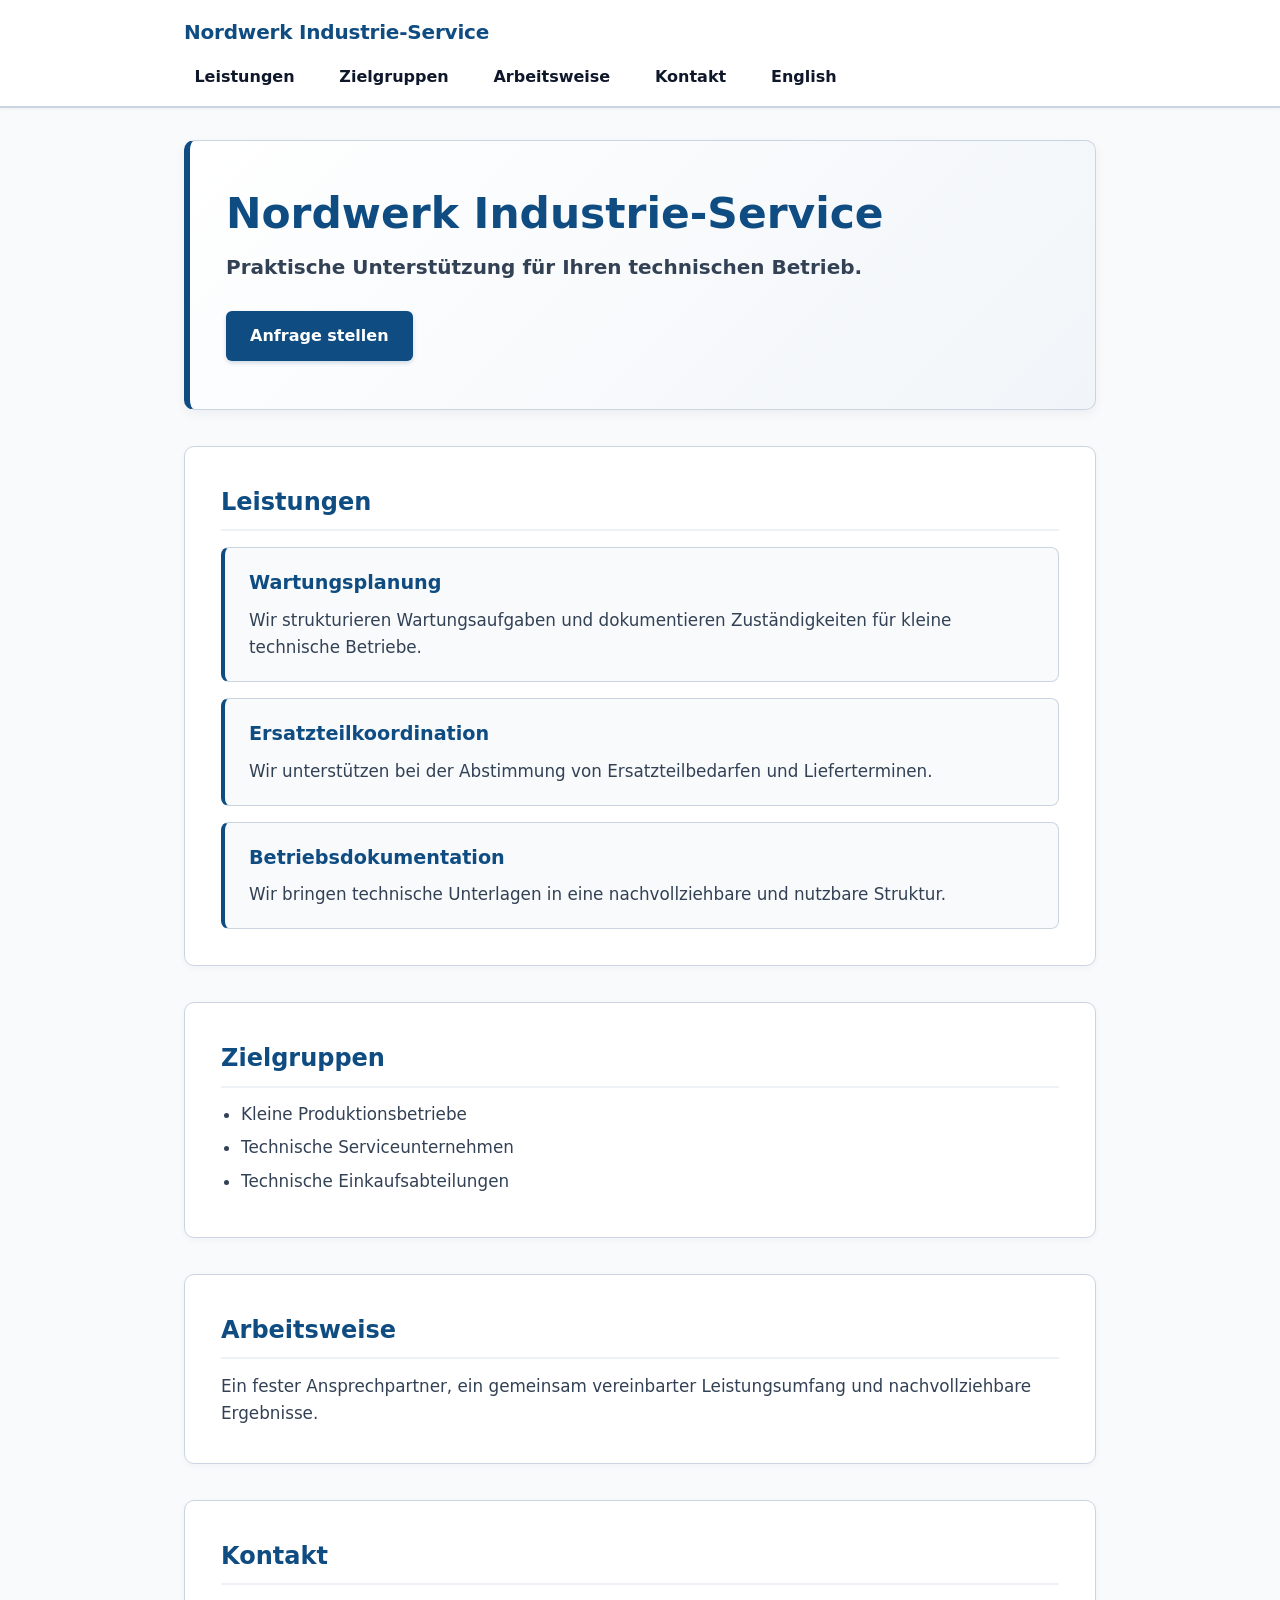
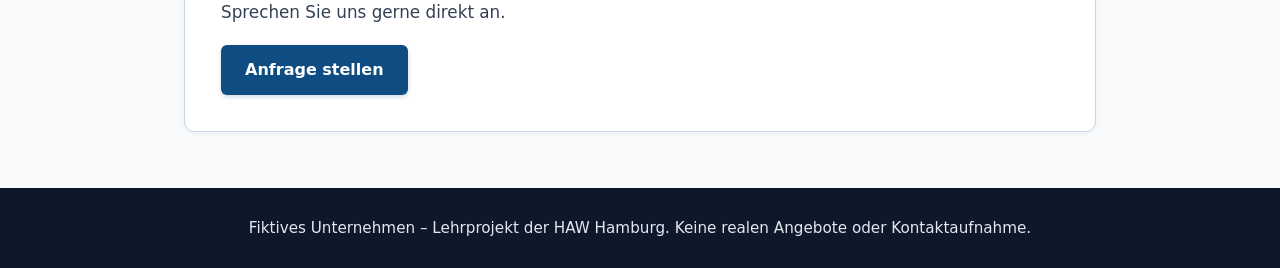
<file: index.html>
<!DOCTYPE html>
<html lang="de">
<head>
  <meta charset="UTF-8">
  <meta name="viewport" content="width=device-width, initial-scale=1.0">
  <title>Nordwerk Industrie-Service</title>
  <link rel="stylesheet" href="styles.css">
</head>
<body>
  <header>
    <div class="header-container">
      <span class="brand">Nordwerk Industrie-Service</span>
      <nav>
        <ul>
          <li><a href="#leistungen">Leistungen</a></li>
          <li><a href="#zielgruppen">Zielgruppen</a></li>
          <li><a href="#arbeitsweise">Arbeitsweise</a></li>
          <li><a href="#kontakt">Kontakt</a></li>
          <li><a href="index_en.html" hreflang="en" lang="en">English</a></li>
        </ul>
      </nav>
    </div>
  </header>

  <main>
    <section class="hero" id="hero">
      <h1>Nordwerk Industrie-Service</h1>
      <p class="hero-claim">Praktische Unterstützung für Ihren technischen Betrieb.</p>
      <a class="cta-button" href="mailto:kontakt@nordwerk.example">Anfrage stellen</a>
    </section>

    <section class="services" id="leistungen">
      <h2>Leistungen</h2>
      <article class="service-card">
        <h3>Wartungsplanung</h3>
        <p>Wir strukturieren Wartungsaufgaben und dokumentieren Zuständigkeiten für kleine technische Betriebe.</p>
      </article>
      <article class="service-card">
        <h3>Ersatzteilkoordination</h3>
        <p>Wir unterstützen bei der Abstimmung von Ersatzteilbedarfen und Lieferterminen.</p>
      </article>
      <article class="service-card">
        <h3>Betriebsdokumentation</h3>
        <p>Wir bringen technische Unterlagen in eine nachvollziehbare und nutzbare Struktur.</p>
      </article>
    </section>

    <section class="services" id="zielgruppen">
      <h2>Zielgruppen</h2>
      <ul>
        <li>Kleine Produktionsbetriebe</li>
        <li>Technische Serviceunternehmen</li>
        <li>Technische Einkaufsabteilungen</li>
      </ul>
    </section>

    <section class="services" id="arbeitsweise">
      <h2>Arbeitsweise</h2>
      <p>Ein fester Ansprechpartner, ein gemeinsam vereinbarter Leistungsumfang und nachvollziehbare Ergebnisse.</p>
    </section>

    <section class="contact" id="kontakt">
      <h2>Kontakt</h2>
      <p>Sprechen Sie uns gerne direkt an.</p>
      <a class="cta-button" href="mailto:kontakt@nordwerk.example">Anfrage stellen</a>
    </section>
  </main>

  <footer>
    <p>Fiktives Unternehmen – Lehrprojekt der HAW Hamburg. Keine realen Angebote oder Kontaktaufnahme.</p>
  </footer>
</body>
</html>
</file>
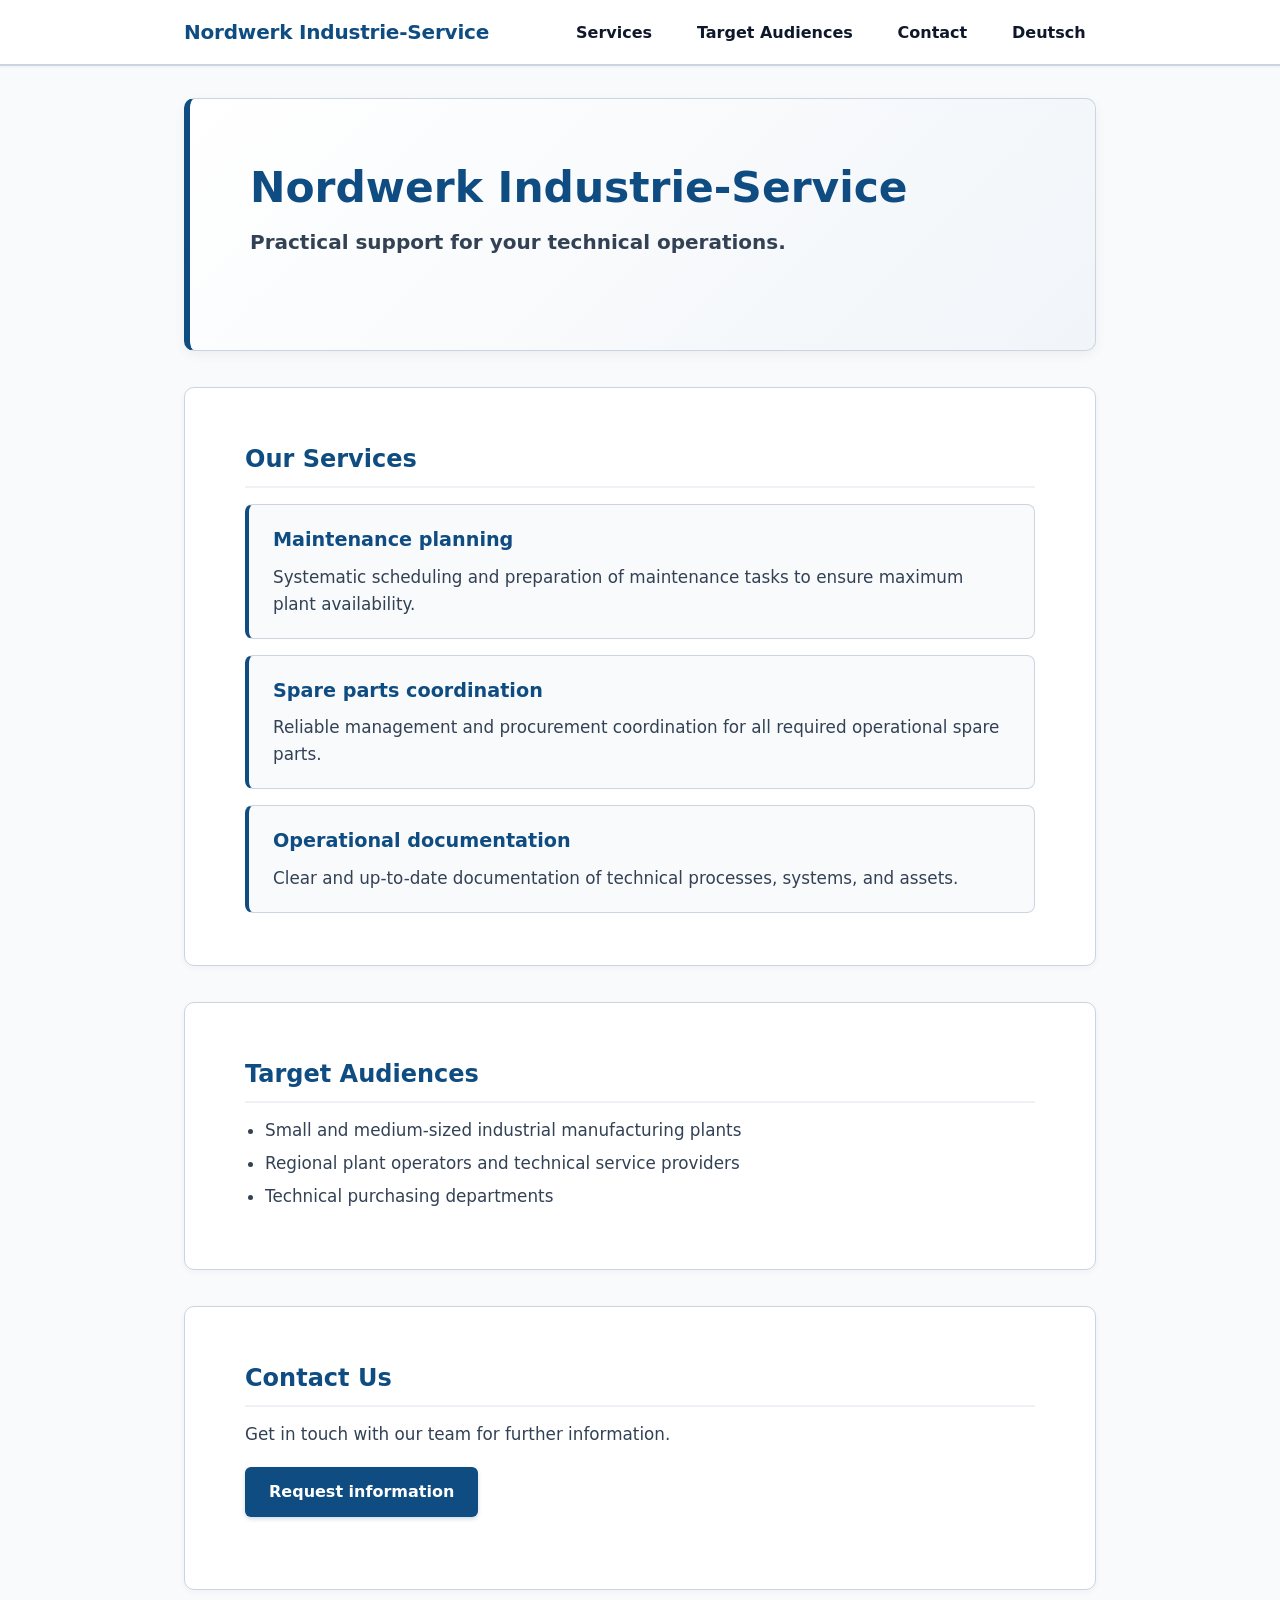
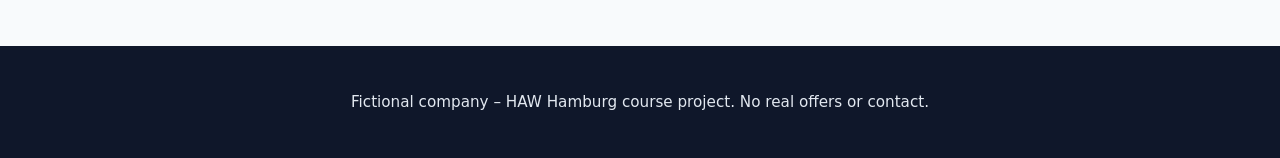
<file: index_en.html>
<!DOCTYPE html>
<html lang="en">
<head>
  <meta charset="utf-8">
  <meta name="viewport" content="width=device-width, initial-scale=1">
  <title>Nordwerk Industrie-Service</title>
  <link rel="stylesheet" href="styles.css">
</head>
<body>
  <header>
    <div class="container header-container">
      <div class="logo">Nordwerk Industrie-Service</div>
      <nav aria-label="Main Navigation">
        <ul>
          <li><a href="#leistungen">Services</a></li>
          <li><a href="#zielgruppen">Target Audiences</a></li>
          <li><a href="#kontakt">Contact</a></li>
          <li><a href="index.html" hreflang="de" lang="de">Deutsch</a></li>
        </ul>
      </nav>
    </div>
  </header>

  <main>
    <section class="hero">
      <div class="container">
        <h1>Nordwerk Industrie-Service</h1>
        <p class="lead">Practical support for your technical operations.</p>
      </div>
    </section>

    <section id="leistungen" class="services">
      <div class="container">
        <h2>Our Services</h2>
        <div class="service-grid">
          <div class="card">
            <h3>Maintenance planning</h3>
            <p>Systematic scheduling and preparation of maintenance tasks to ensure maximum plant availability.</p>
          </div>
          <div class="card">
            <h3>Spare parts coordination</h3>
            <p>Reliable management and procurement coordination for all required operational spare parts.</p>
          </div>
          <div class="card">
            <h3>Operational documentation</h3>
            <p>Clear and up-to-date documentation of technical processes, systems, and assets.</p>
          </div>
        </div>
      </div>
    </section>

    <section id="zielgruppen" class="audiences">
      <div class="container">
        <h2>Target Audiences</h2>
        <ul>
          <li>Small and medium-sized industrial manufacturing plants</li>
          <li>Regional plant operators and technical service providers</li>
          <li>Technical purchasing departments</li>
        </ul>
      </div>
    </section>

    <section id="kontakt" class="contact">
      <div class="container">
        <h2>Contact Us</h2>
        <p>Get in touch with our team for further information.</p>
        <p><a href="mailto:kontakt@nordwerk.example" class="btn">Request information</a></p>
      </div>
    </section>
  </main>

  <footer>
    <div class="container">
      <p>Fictional company – HAW Hamburg course project. No real offers or contact.</p>
    </div>
  </footer>
</body>
</html>
</file>
<file: styles.css>
:root {
  --color-bg: #f8fafc;
  --color-surface: #ffffff;
  --color-surface-alt: #eef2f6;
  --color-text: #0f172a;
  --color-text-muted: #334155;
  --color-primary: #0f4c81;
  --color-primary-hover: #0b3960;
  --color-border: #cbd5e1;
  --color-focus: #d97706;
  --max-width: 960px;
}

*,
*::before,
*::after {
  box-sizing: border-box;
}

html {
  font-family: system-ui, -apple-system, BlinkMacSystemFont, "Segoe UI", Roboto, sans-serif;
  line-height: 1.6;
  color: var(--color-text);
  background-color: var(--color-bg);
  scroll-behavior: smooth;
}

body {
  margin: 0;
  overflow-x: hidden;
  display: flex;
  flex-direction: column;
  min-height: 100vh;
}

a:focus-visible,
button:focus-visible {
  outline: 3px solid var(--color-focus);
  outline-offset: 3px;
  border-radius: 4px;
}

/* Header & Navigation (matches Backend Agent markup) */
header,
.site-header {
  background-color: var(--color-surface);
  border-bottom: 2px solid var(--color-border);
  position: sticky;
  top: 0;
  z-index: 10;
  box-shadow: 0 1px 3px rgba(15, 23, 42, 0.05);
}

.header-container,
.header-inner,
.container {
  width: 100%;
  max-width: var(--max-width);
  margin: 0 auto;
  padding: 1rem 1.5rem;
}

.header-container,
.header-inner {
  display: flex;
  flex-wrap: wrap;
  align-items: center;
  justify-content: space-between;
  gap: 1rem;
}

.brand,
.logo {
  font-weight: 700;
  font-size: 1.25rem;
  color: var(--color-primary);
  text-decoration: none;
  letter-spacing: -0.01em;
}

nav ul,
.nav-list {
  list-style: none;
  display: flex;
  flex-wrap: wrap;
  gap: 1.5rem;
  margin: 0;
  padding: 0;
}

nav a,
.nav-list a {
  color: var(--color-text);
  text-decoration: none;
  font-weight: 600;
  padding: 0.35rem 0.65rem;
  border-radius: 6px;
  transition: background-color 0.15s ease, color 0.15s ease;
}

nav a:hover,
.nav-list a:hover {
  color: var(--color-primary);
  background-color: var(--color-surface-alt);
}

/* Main Content & Sections */
main {
  flex: 1;
  width: 100%;
  max-width: var(--max-width);
  margin: 0 auto;
  padding: 2rem 1.5rem 3.5rem;
  display: flex;
  flex-direction: column;
  gap: 2.25rem;
}

.hero {
  background: linear-gradient(135deg, #ffffff 0%, #f1f5f9 100%);
  border: 1px solid var(--color-border);
  border-left: 6px solid var(--color-primary);
  border-radius: 10px;
  padding: 3rem 2.25rem;
  box-shadow: 0 4px 12px rgba(15, 23, 42, 0.05);
}

.hero h1 {
  font-size: clamp(1.9rem, 4vw, 2.65rem);
  line-height: 1.2;
  color: var(--color-primary);
  margin: 0 0 0.75rem 0;
}

.hero-claim,
.lead {
  font-size: 1.25rem;
  font-weight: 600;
  color: var(--color-text-muted);
  margin: 0 0 1.75rem 0;
}

.services,
.audiences,
.contact,
.service-card {
  background-color: var(--color-surface);
  border: 1px solid var(--color-border);
  border-radius: 10px;
  padding: 2.25rem;
  box-shadow: 0 2px 6px rgba(15, 23, 42, 0.04);
  scroll-margin-top: 5rem;
  transition: border-color 0.25s ease, box-shadow 0.25s ease;
}

.services:target,
.audiences:target,
.contact:target {
  border-color: var(--color-primary);
  box-shadow: 0 0 0 3px rgba(15, 76, 129, 0.18);
}

.services h2,
.audiences h2,
.contact h2 {
  font-size: 1.5rem;
  color: var(--color-primary);
  margin: 0 0 0.85rem 0;
  padding-bottom: 0.5rem;
  border-bottom: 2px solid var(--color-surface-alt);
}

.services p,
.audiences p,
.contact p {
  font-size: 1.05rem;
  color: var(--color-text-muted);
  margin: 0 0 1.25rem 0;
}

.services p:last-child {
  margin-bottom: 0;
}

/* Primary Call-to-Action Button */
.cta-button,
.btn-primary,
.btn {
  display: inline-block;
  background-color: var(--color-primary);
  color: #ffffff;
  font-weight: 600;
  font-size: 1rem;
  padding: 0.75rem 1.5rem;
  border-radius: 6px;
  text-decoration: none;
  box-shadow: 0 2px 4px rgba(15, 76, 129, 0.2);
  transition: background-color 0.15s ease, transform 0.1s ease;
}

.cta-button:hover,
.btn-primary:hover,
.btn:hover {
  background-color: var(--color-primary-hover);
}

/* Footer */
footer,
.site-footer {
  background-color: #0f172a;
  color: #f8fafc;
  padding: 1.75rem 1.5rem;
  text-align: center;
  margin-top: auto;
}

footer p,
.legal-notice {
  max-width: var(--max-width);
  margin: 0 auto;
  font-size: 0.95rem;
  color: #e2e8f0;
}

@media (max-width: 600px) {
  .hero,
  .services,
  .audiences,
  .contact {
    padding: 1.5rem;
  }

  .cta-button,
  .btn-primary,
  .btn {
    display: block;
    width: 100%;
    text-align: center;
  }
}


/* Termin 4 & 5: Service cards inside .services and target audience lists */
.services .service-card,
.services .card {
  background-color: var(--color-bg);
  border: 1px solid var(--color-border);
  border-left: 4px solid var(--color-primary);
  border-radius: 8px;
  padding: 1.25rem 1.5rem;
  margin-top: 1rem;
  box-shadow: none;
}

.services .service-card h3,
.services .card h3 {
  font-size: 1.2rem;
  color: var(--color-primary);
  margin: 0 0 0.5rem 0;
}

.services ul,
.audiences ul {
  margin: 0.5rem 0 0 1.25rem;
  padding: 0;
  color: var(--color-text-muted);
  font-size: 1.05rem;
}

.services li,
.audiences li {
  margin-bottom: 0.4rem;
  font-weight: 500;
}
</file>
